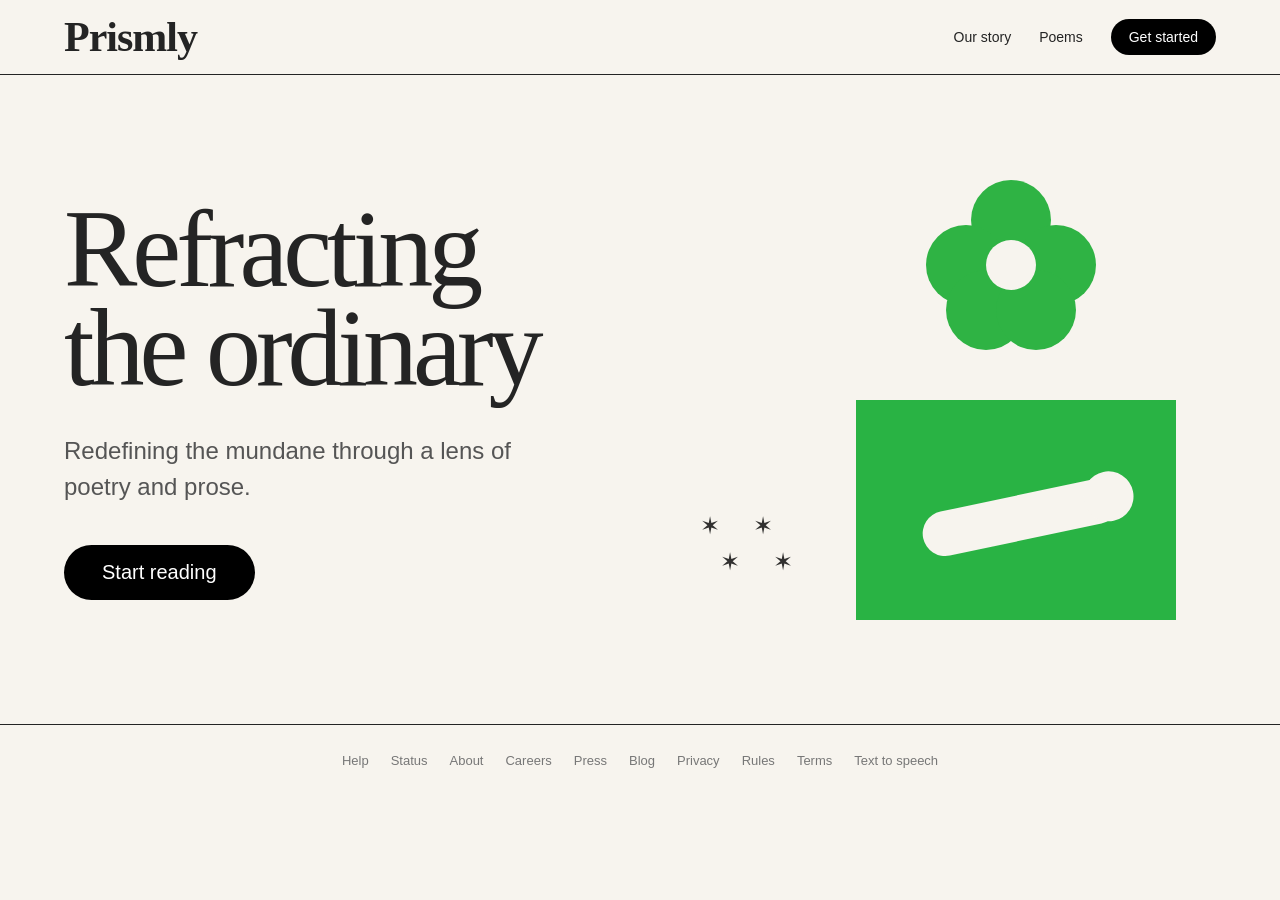
<file: index.html>
<!DOCTYPE html>
<html lang="en">
<head>
  <meta charset="UTF-8" />
  <meta name="viewport" content="width=device-width, initial-scale=1.0"/>
  <title>Prismly</title>

  <!-- CSS FILE -->
  <link rel="stylesheet" href="css/style.css">
</head>

<body>

  <!-- NAVBAR -->

  <nav class="navbar">

    <div class="nav-container">

      <!-- LOGO -->

      <div class="logo">
        Prismly
      </div>

      <!-- NAV LINKS -->

      <div class="nav-links">

        <a href="about.html">Our story</a>

        <a href="poems.html">Poems</a>

        <a href="about.html" class="btn">
          Get started
        </a>

      </div>

    </div>

  </nav>

  <!-- HERO SECTION -->

  <section class="hero">

    <div class="hero-container">

      <!-- LEFT -->

      <div class="hero-left">

        <h1 class="hero-title">
          Refracting <br>
          the ordinary
        </h1>

        <p class="hero-subtitle">
            Redefining the mundane through a lens of poetry and prose.
        </p>

        <a href="poems.html" class="hero-btn">
          Start reading
        </a>

      </div>

      <!-- RIGHT -->

      <div class="hero-right">

        <!-- FLOWER -->

        <div class="flower">

          <div class="petal"></div>
          <div class="petal"></div>
          <div class="petal"></div>
          <div class="petal"></div>
          <div class="petal"></div>

          <div class="flower-center"></div>

        </div>

        <!-- DECORATIVE DOTS -->

        <div class="dots">
          ✶ &nbsp;&nbsp;&nbsp; ✶ <br>
          &nbsp;&nbsp; ✶ &nbsp;&nbsp;&nbsp; ✶
        </div>

        <!-- GREEN BOX -->

        <div class="green-box">
          <div class="hand"></div>
        </div>

      </div>

    </div>

  </section>

  <!-- FOOTER -->

  <footer class="footer">

    <div class="footer-links">

      <a href="#">Help</a>
      <a href="#">Status</a>
      <a href="#">About</a>
      <a href="#">Careers</a>
      <a href="#">Press</a>
      <a href="#">Blog</a>
      <a href="#">Privacy</a>
      <a href="#">Rules</a>
      <a href="#">Terms</a>
      <a href="#">Text to speech</a>

    </div>

  </footer>

</body>
</html>
</file>
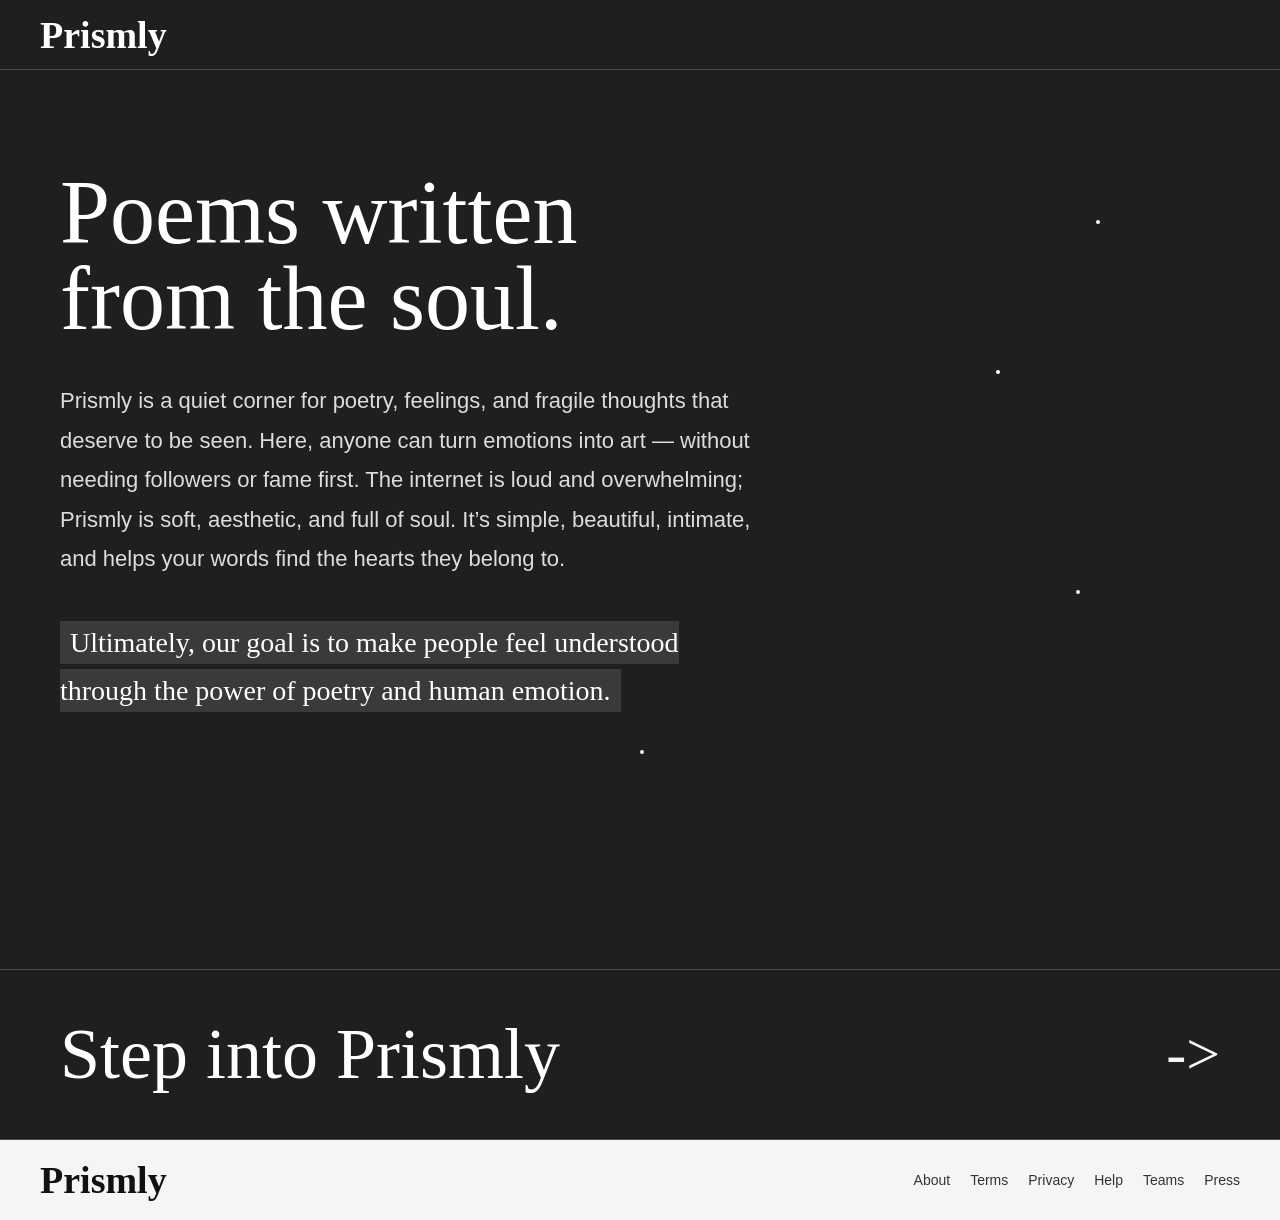
<file: about.html>
<!DOCTYPE html>
<html lang="en">
<head>
  <meta charset="UTF-8">
  <meta name="viewport" content="width=device-width, initial-scale=1.0">

  <title>About Prismly</title>

  <link rel="stylesheet" href="css/about.css">
</head>
<body>

  <!-- NAVBAR -->

  <header class="about-navbar">

    <div class="about-logo">
      Prismly
    </div>

  </header>

  <!-- HERO -->

  <section class="about-hero">

    <!-- STARS -->

    <span class="star s1"></span>
    <span class="star s2"></span>
    <span class="star s3"></span>
    <span class="star s4"></span>

    <div class="about-content">

      <h1>
        Poems written <br>
        from the soul.
      </h1>

      <p>
  Prismly is a quiet corner for poetry, feelings, and fragile
  thoughts that deserve to be seen. Here, anyone can turn
  emotions into art — without needing followers or fame first.
  The internet is loud and overwhelming; Prismly is soft,
  aesthetic, and full of soul. It’s simple, beautiful, intimate,
  and helps your words find the hearts they belong to.
</p>

<div class="highlight">
  Ultimately, our goal is to make people feel understood
  through the power of poetry and human emotion.
</div>
    </div>

  </section>

  <!-- ACTIONS -->

  <section class="actions">

    <div class="action-box">
      <h2>Step into Prismly</h2>
       <a href="poems.html" style="color: #f9f6f6; text-decoration: none; font-size: 60px">-></a>
    </div>
  </section>

  <!-- FOOTER -->

  <footer class="about-footer">

    <div class="footer-logo">
      Prismly
    </div>

    <div class="footer-links">

      <a href="#">About</a>
      <a href="#">Terms</a>
      <a href="#">Privacy</a>
      <a href="#">Help</a>
      <a href="#">Teams</a>
      <a href="#">Press</a>

    </div>

  </footer>

</body>
</html>
</file>
<file: css/style.css>
*{
  margin:0;
  padding:0;
  box-sizing:border-box;
}

body{
  font-family: Arial, Helvetica, sans-serif;
  background:#f7f4ee;
  color:#242424;
}

a{
  text-decoration:none;
  color:inherit;
}

/* NAVBAR */

.navbar{
  width:100%;
  height:75px;
  border-bottom:1px solid #242424;
  background:#f7f4ee;
  display:flex;
  align-items:center;
  justify-content:center;
}

.nav-container{
  width:90%;
  max-width:1200px;
  display:flex;
  align-items:center;
  justify-content:space-between;
}

.logo{
  font-size:42px;
  font-weight:700;
  font-family: Georgia, serif;
  letter-spacing:-1px;
}

.nav-links{
  display:flex;
  align-items:center;
  gap:28px;
  font-size:14px;
}

.nav-links a{
  transition:0.3s;
}

.nav-links a:hover{
  opacity:0.7;
}

.btn{
  background:#000;
  color:#fff;
  padding:10px 18px;
  border-radius:25px;
  font-size:14px;
  font-weight:500;
}

/* HERO SECTION */

.hero{
  min-height:650px;
  display:flex;
  align-items:center;
  justify-content:center;
  border-bottom:1px solid #242424;
  overflow:hidden;
  position:relative;
}

.hero-container{
  width:90%;
  max-width:1200px;
  display:flex;
  align-items:center;
  justify-content:space-between;
  gap:40px;
}

.hero-left{
  flex:1;
  z-index:2;
}

.hero-title{
  font-family: Georgia, serif;
  font-size:110px;
  line-height:0.9;
  font-weight:400;
  margin-bottom:35px;
  letter-spacing:-5px;
}

.hero-subtitle{
  font-size:24px;
  color:#555;
  margin-bottom:40px;
  max-width:500px;
  line-height:1.5;
}

.hero-btn{
  display:inline-block;
  background:#000;
  color:#fff;
  padding:16px 38px;
  border-radius:40px;
  font-size:20px;
  transition:0.3s;
}

.hero-btn:hover{
  transform:translateY(-2px);
}

/* RIGHT GRAPHIC */

.hero-right{
  flex:1;
  position:relative;
  height:600px;
}

.flower{
  position:absolute;
  top:80px;
  right:120px;
  width:170px;
  height:170px;
}

.petal{
  position:absolute;
  width:80px;
  height:80px;
  background:#2fb344;
  border-radius:50%;
}

.petal:nth-child(1){
  top:0;
  left:45px;
}

.petal:nth-child(2){
  top:45px;
  left:0;
}

.petal:nth-child(3){
  top:45px;
  right:0;
}

.petal:nth-child(4){
  bottom:0;
  left:20px;
}

.petal:nth-child(5){
  bottom:0;
  right:20px;
}

.flower-center{
  position:absolute;
  top:60px;
  left:60px;
  width:50px;
  height:50px;
  background:#f7f4ee;
  border-radius:50%;
  z-index:2;
}

.green-box{
  position:absolute;
  right:40px;
  bottom:80px;
  width:320px;
  height:220px;
  background:#29b344;
  overflow:hidden;
}

.hand{
  position:absolute;
  width:200px;
  height:45px;
  background:#f7f4ee;
  border-radius:30px;
  top:95px;
  left:65px;
  transform:rotate(-12deg);
}

.hand::after{
  content:"";
  position:absolute;
  right:-15px;
  top:-5px;
  width:50px;
  height:50px;
  background:#f7f4ee;
  border-radius:50%;
}

.dots{
  position:absolute;
  left:40px;
  bottom:120px;
  color:#000;
  font-size:24px;
  line-height:1.5;
  opacity:0.8;
}

/* FOOTER */

.footer{
  height:70px;
  display:flex;
  align-items:center;
  justify-content:center;
  background:#f7f4ee;
}

.footer-links{
  display:flex;
  gap:22px;
  flex-wrap:wrap;
  justify-content:center;
  font-size:13px;
  color:#777;
}

/* RESPONSIVE */

@media(max-width:992px){

  .hero-container{
    flex-direction:column;
    padding:60px 0;
  }

  .hero-title{
    font-size:72px;
  }

  .hero-subtitle{
    font-size:20px;
  }

  .hero-right{
    width:100%;
    height:450px;
  }

  .green-box{
    right:50%;
    transform:translateX(50%);
  }

  .flower{
    right:50%;
    transform:translateX(50%);
  }
}

@media(max-width:600px){

  .nav-links{
    gap:14px;
    font-size:12px;
  }

  .logo{
    font-size:34px;
  }

  .hero-title{
    font-size:56px;
    letter-spacing:-2px;
  }

  .hero-subtitle{
    font-size:18px;
  }

  .hero-btn{
    font-size:18px;
    padding:14px 28px;
  }

  .green-box{
    width:260px;
    height:180px;
  }
}
</file>
<file: css/about.css>
*{
  margin:0;
  padding:0;
  box-sizing:border-box;
}

body{
  background:#1f1f1f;
  color:white;
  font-family:Georgia, serif;
  overflow-x:hidden;
}

/* NAVBAR */

.about-navbar{
  height:70px;
  border-bottom:1px solid rgba(255,255,255,0.2);
  display:flex;
  align-items:center;
  padding:0 40px;
}

.about-logo{
  font-size:38px;
  font-weight:bold;
}

/* HERO */

.about-hero{
  position:relative;
  min-height:100vh;
  padding:100px 60px;
  border-bottom:1px solid rgba(255,255,255,0.2);
}

.about-content{
  max-width:700px;
}

.about-content h1{
  font-size:90px;
  line-height:0.95;
  font-weight:400;
  margin-bottom:40px;
}

.about-content p{
  font-family:Arial, sans-serif;
  font-size:22px;
  line-height:1.8;
  color:#ddd;
  margin-bottom:40px;
}

.highlight{
  display:inline;
  background:rgba(255,255,255,0.12);
  font-size:28px;
  line-height:1.7;
  padding:6px 10px;
}

/* STARS */

.star{
  position:absolute;
  width:4px;
  height:4px;
  background:white;
  border-radius:50%;
}

.s1{
  top:150px;
  right:180px;
}

.s2{
  top:300px;
  right:280px;
}

.s3{
  top:520px;
  right:200px;
}

.s4{
  top:680px;
  left:50%;
}

/* ACTIONS */

.actions{
  width:100%;
}

.action-box{
  height:170px;
  border-bottom:1px solid rgba(255,255,255,0.2);
  display:flex;
  align-items:center;
  justify-content:space-between;
  padding:0 60px;
  cursor:pointer;
  transition:0.3s;
}

.action-box:hover{
  background:#2b2b2b;
}

.action-box h2{
  font-size:72px;
  font-weight:400;
}

.action-box span{
  font-size:70px;
}

/* FOOTER */

.about-footer{
  background:#f5f5f5;
  color:#111;
  height:80px;
  display:flex;
  align-items:center;
  justify-content:space-between;
  padding:0 40px;
}

.footer-logo{
  font-size:38px;
  font-weight:bold;
}

.footer-links{
  display:flex;
  gap:20px;
}

.footer-links a{
  text-decoration:none;
  color:#333;
  font-family:Arial, sans-serif;
  font-size:14px;
}

/* RESPONSIVE */

@media(max-width:900px){

  .about-content h1{
    font-size:64px;
  }

  .about-content p{
    font-size:18px;
  }

  .highlight{
    font-size:22px;
  }

  .action-box h2{
    font-size:52px;
  }
}

@media(max-width:600px){

  .about-navbar{
    padding:0 20px;
  }

  .about-hero{
    padding:60px 20px;
  }

  .about-content h1{
    font-size:48px;
  }

  .about-content p{
    font-size:16px;
  }

  .highlight{
    font-size:18px;
  }

  .action-box{
    height:120px;
    padding:0 20px;
  }

  .action-box h2{
    font-size:34px;
  }

  .action-box span{
    font-size:42px;
  }

  .about-footer{
    flex-direction:column;
    justify-content:center;
    gap:10px;
    height:auto;
    padding:15px;
  }

  .footer-links{
    flex-wrap:wrap;
    justify-content:center;
  }
}
</file>
